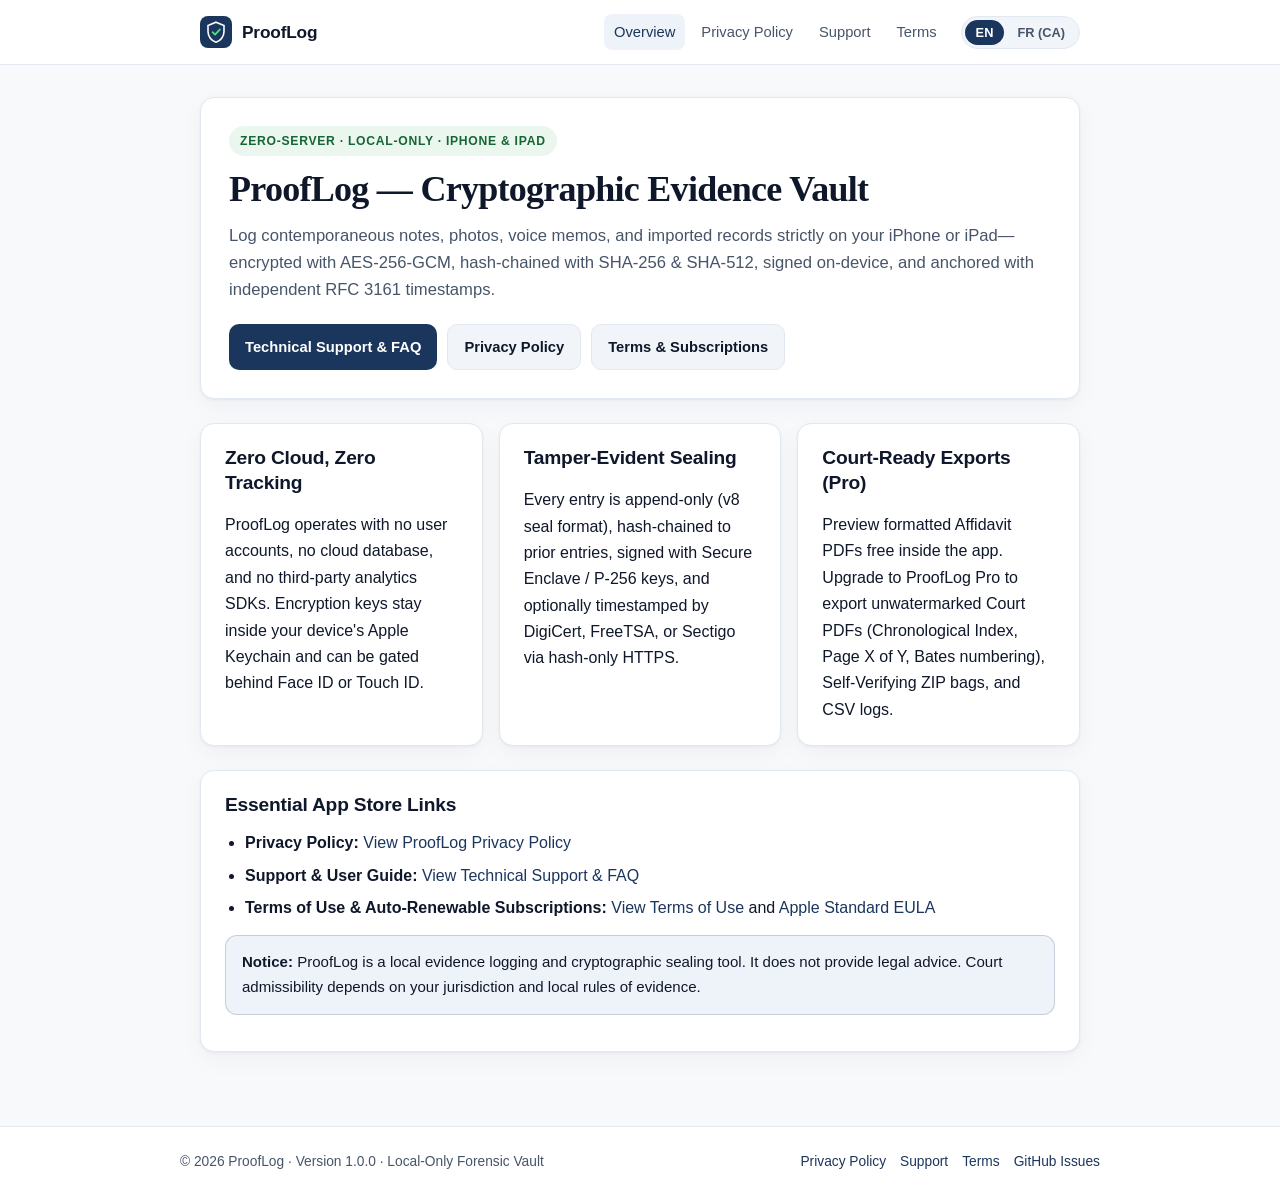
<file: index.html>
<!DOCTYPE html>
<html lang="en">
<head>
  <meta charset="utf-8">
  <meta name="viewport" content="width=device-width, initial-scale=1">
  <title>ProofLog — Local-Only Cryptographic Evidence Vault for iPhone &amp; iPad</title>
  <meta name="description" content="ProofLog is a zero-server forensic evidence journal for iPhone and iPad with AES-256-GCM encryption, RFC 3161 trusted timestamps, and court-ready PDF exports.">
  <link rel="stylesheet" href="./styles.css">
  <script>
    (function () {
      var params = new URLSearchParams(window.location.search);
      var q = params.get("lang");
      var saved = null;
      try { saved = localStorage.getItem("prooflog_doc_lang"); } catch (e) {}
      var mode = (q === "fr" || q === "en") ? q : (saved === "fr" ? "fr" : "en");
      document.documentElement.setAttribute("data-lang-mode", mode);
      document.documentElement.lang = (mode === "fr") ? "fr-CA" : "en";
    })();
  </script>
</head>
<body>
  <header class="site-header">
    <div class="header-inner">
      <a class="brand" href="./index.html">
        <svg class="brand-mark" viewBox="0 0 36 36" fill="none" aria-hidden="true">
          <rect width="36" height="36" rx="9" fill="#1B365D"/>
          <path d="M18 7L27 10.6V17.4C27 23.1 23.2 27.9 18 29.5C12.8 27.9 9 23.1 9 17.4V10.6L18 7Z" stroke="#FFFFFF" stroke-width="1.8"/>
          <path d="M14.2 18.2L16.9 20.9L22.2 15.2" stroke="#4ADE80" stroke-width="2.1" stroke-linecap="round" stroke-linejoin="round"/>
        </svg>
        <span>ProofLog</span>
      </a>

      <div class="header-right">
        <nav class="nav-links" aria-label="Primary">
          <a href="./index.html" aria-current="page">
            <span data-lang="en">Overview</span>
            <span data-lang="fr">Aperçu</span>
          </a>
          <a href="./privacy.html">
            <span data-lang="en">Privacy Policy</span>
            <span data-lang="fr">Confidentialité</span>
          </a>
          <a href="./support.html">
            <span data-lang="en">Support</span>
            <span data-lang="fr">Assistance</span>
          </a>
          <a href="./terms.html">
            <span data-lang="en">Terms</span>
            <span data-lang="fr">Conditions</span>
          </a>
        </nav>

        <div class="lang-toggle" role="group" aria-label="Language">
          <button type="button" class="lang-btn" id="btn-lang-en" onclick="setLang('en')">EN</button>
          <button type="button" class="lang-btn" id="btn-lang-fr" onclick="setLang('fr')">FR (CA)</button>
        </div>
      </div>
    </div>
  </header>

  <main class="page-main">
    <section class="hero-card">
      <div class="eyebrow">
        <span data-lang="en">Zero-Server · Local-Only · iPhone &amp; iPad</span>
        <span data-lang="fr">Zéro serveur · Local uniquement · iPhone et iPad</span>
      </div>

      <h1 data-lang="en">ProofLog — Cryptographic Evidence Vault</h1>
      <h1 data-lang="fr">ProofLog — Coffre-fort cryptographique de preuves</h1>

      <p class="lead" data-lang="en">
        Log contemporaneous notes, photos, voice memos, and imported records strictly on your iPhone or iPad—encrypted with AES-256-GCM, hash-chained with SHA-256 &amp; SHA-512, signed on-device, and anchored with independent RFC 3161 timestamps.
      </p>
      <p class="lead" data-lang="fr">
        Consignez vos notes contemporaines, photos, mémos vocaux et pièces importées exclusivement sur votre iPhone ou iPad — chiffrés avec AES-256-GCM, chaînés par hachage SHA-256 et SHA-512, signés sur l'appareil et ancrés par horodatage RFC 3161 indépendant.
      </p>

      <div class="cta-row">
        <a class="btn-primary" href="./support.html">
          <span data-lang="en">Technical Support &amp; FAQ</span>
          <span data-lang="fr">Soutien technique et FAQ</span>
        </a>
        <a class="btn-secondary" href="./privacy.html">
          <span data-lang="en">Privacy Policy</span>
          <span data-lang="fr">Politique de confidentialité</span>
        </a>
        <a class="btn-secondary" href="./terms.html">
          <span data-lang="en">Terms &amp; Subscriptions</span>
          <span data-lang="fr">Conditions et abonnements</span>
        </a>
      </div>
    </section>

    <div class="card-grid" data-lang="en">
      <article class="card">
        <h2>Zero Cloud, Zero Tracking</h2>
        <p>ProofLog operates with no user accounts, no cloud database, and no third-party analytics SDKs. Encryption keys stay inside your device's Apple Keychain and can be gated behind Face ID or Touch ID.</p>
      </article>
      <article class="card">
        <h2>Tamper-Evident Sealing</h2>
        <p>Every entry is append-only (v8 seal format), hash-chained to prior entries, signed with Secure Enclave / P-256 keys, and optionally timestamped by DigiCert, FreeTSA, or Sectigo via hash-only HTTPS.</p>
      </article>
      <article class="card">
        <h2>Court-Ready Exports (Pro)</h2>
        <p>Preview formatted Affidavit PDFs free inside the app. Upgrade to ProofLog Pro to export unwatermarked Court PDFs (Chronological Index, Page X of Y, Bates numbering), Self-Verifying ZIP bags, and CSV logs.</p>
      </article>
    </div>

    <div class="card-grid" data-lang="fr">
      <article class="card">
        <h2>Aucun nuage, aucun pistage</h2>
        <p>ProofLog fonctionne sans compte utilisateur, sans base de données infonuagique et sans SDK d'analyse tiers. Vos clés de chiffrement demeurent dans le Trousseau Apple et peuvent être protégées par Face ID ou Touch ID.</p>
      </article>
      <article class="card">
        <h2>Scellement inviolable</h2>
        <p>Chaque entrée est ajoutée en mode ajout uniquement (format v8), chaînée par hachage, signée avec Secure Enclave / P-256 et ancrée par DigiCert, FreeTSA ou Sectigo via des requêtes HTTPS ne transmettant que le condensat.</p>
      </article>
      <article class="card">
        <h2>Exports prêts pour la cour (Pro)</h2>
        <p>Prévisualisez gratuitement vos PDF de cour avec filigrane. Passez à ProofLog Pro pour exporter des PDF sans filigrane (index chronologique, Page X sur Y, numérotation Bates), des archives ZIP auto-vérifiables et des fichiers CSV.</p>
      </article>
    </div>

    <section class="doc-section" data-lang="en">
      <h2>Essential App Store Links</h2>
      <ul>
        <li><strong>Privacy Policy:</strong> <a href="./privacy.html">View ProofLog Privacy Policy</a></li>
        <li><strong>Support &amp; User Guide:</strong> <a href="./support.html">View Technical Support &amp; FAQ</a></li>
        <li><strong>Terms of Use &amp; Auto-Renewable Subscriptions:</strong> <a href="./terms.html">View Terms of Use</a> and <a href="https://www.apple.com/legal/internet-services/itunes/dev/stdeula/" target="_blank" rel="noopener">Apple Standard EULA</a></li>
      </ul>
      <div class="callout callout-navy">
        <strong>Notice:</strong> ProofLog is a local evidence logging and cryptographic sealing tool. It does not provide legal advice. Court admissibility depends on your jurisdiction and local rules of evidence.
      </div>
    </section>

    <section class="doc-section" data-lang="fr">
      <h2>Liens essentiels</h2>
      <ul>
        <li><strong>Politique de confidentialité :</strong> <a href="./privacy.html">Consulter la politique de confidentialité</a></li>
        <li><strong>Soutien technique et guide :</strong> <a href="./support.html">Consulter l'aide et la FAQ</a></li>
        <li><strong>Conditions d'utilisation et abonnements :</strong> <a href="./terms.html">Consulter les conditions</a> et le <a href="https://www.apple.com/legal/internet-services/itunes/dev/stdeula/" target="_blank" rel="noopener">CLUF standard d'Apple</a></li>
      </ul>
      <div class="callout callout-navy">
        <strong>Avis :</strong> ProofLog est un outil local de journalisation et de scellement cryptographique de preuves. Il ne fournit pas de conseils juridiques. La recevabilité devant un tribunal dépend de votre juridiction et des règles de preuve applicables.
      </div>
    </section>
  </main>

  <footer class="site-footer">
    <div class="footer-inner">
      <span>
        <span data-lang="en">&copy; 2026 ProofLog · Version 1.0.0 · Local-Only Forensic Vault</span>
        <span data-lang="fr">&copy; 2026 ProofLog · Version 1.0.0 · Coffre médico-légal local</span>
      </span>
      <div class="footer-links">
        <a href="./privacy.html">
          <span data-lang="en">Privacy Policy</span>
          <span data-lang="fr">Confidentialité</span>
        </a>
        <a href="./support.html">
          <span data-lang="en">Support</span>
          <span data-lang="fr">Assistance</span>
        </a>
        <a href="./terms.html">
          <span data-lang="en">Terms</span>
          <span data-lang="fr">Conditions</span>
        </a>
        <a href="https://github.com/zoomzou/prooflog/issues" target="_blank" rel="noopener">GitHub Issues</a>
      </div>
    </div>
  </footer>

  <script>
    function syncButtons(mode) {
      document.getElementById("btn-lang-en").classList.toggle("active", mode === "en");
      document.getElementById("btn-lang-fr").classList.toggle("active", mode === "fr");
    }
    function setLang(mode) {
      document.documentElement.setAttribute("data-lang-mode", mode);
      document.documentElement.lang = (mode === "fr") ? "fr-CA" : "en";
      try { localStorage.setItem("prooflog_doc_lang", mode); } catch (e) {}
      syncButtons(mode);
    }
    syncButtons(document.documentElement.getAttribute("data-lang-mode") || "en");
  </script>
</body>
</html>
</file>
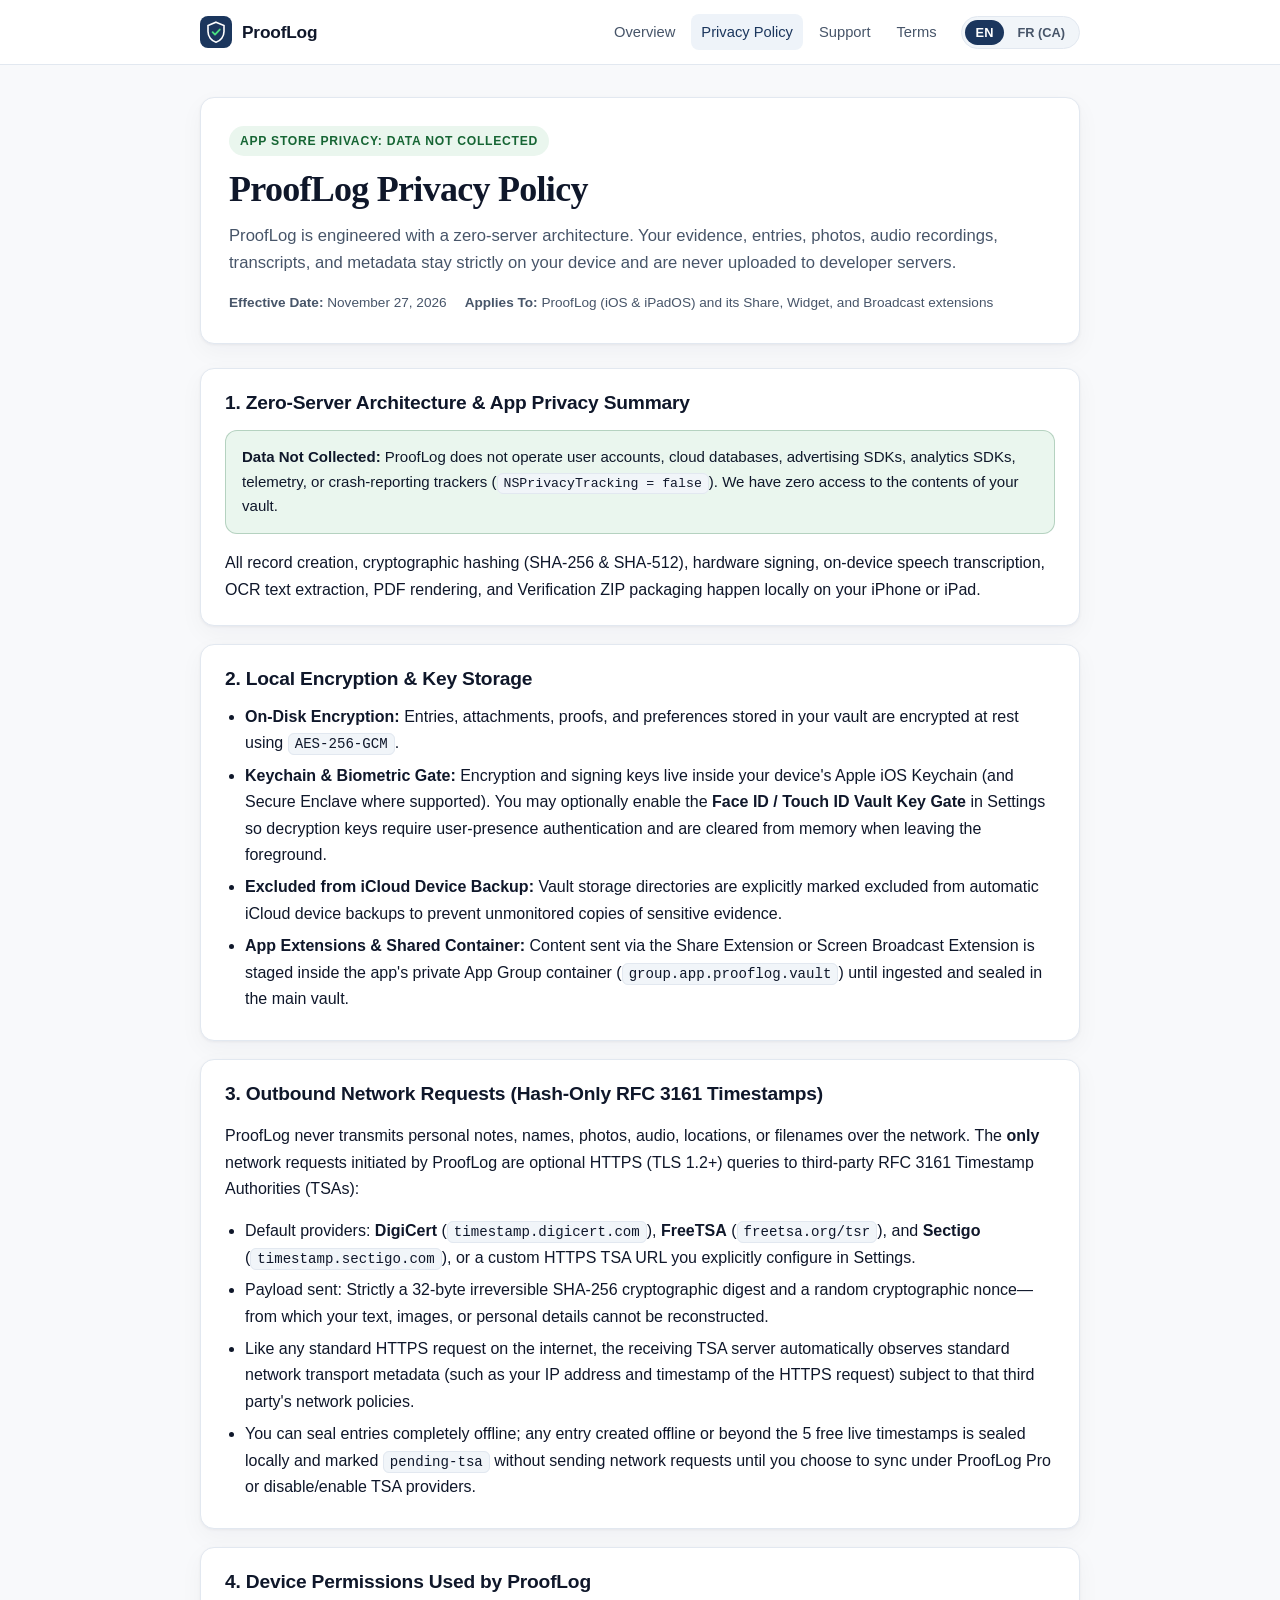
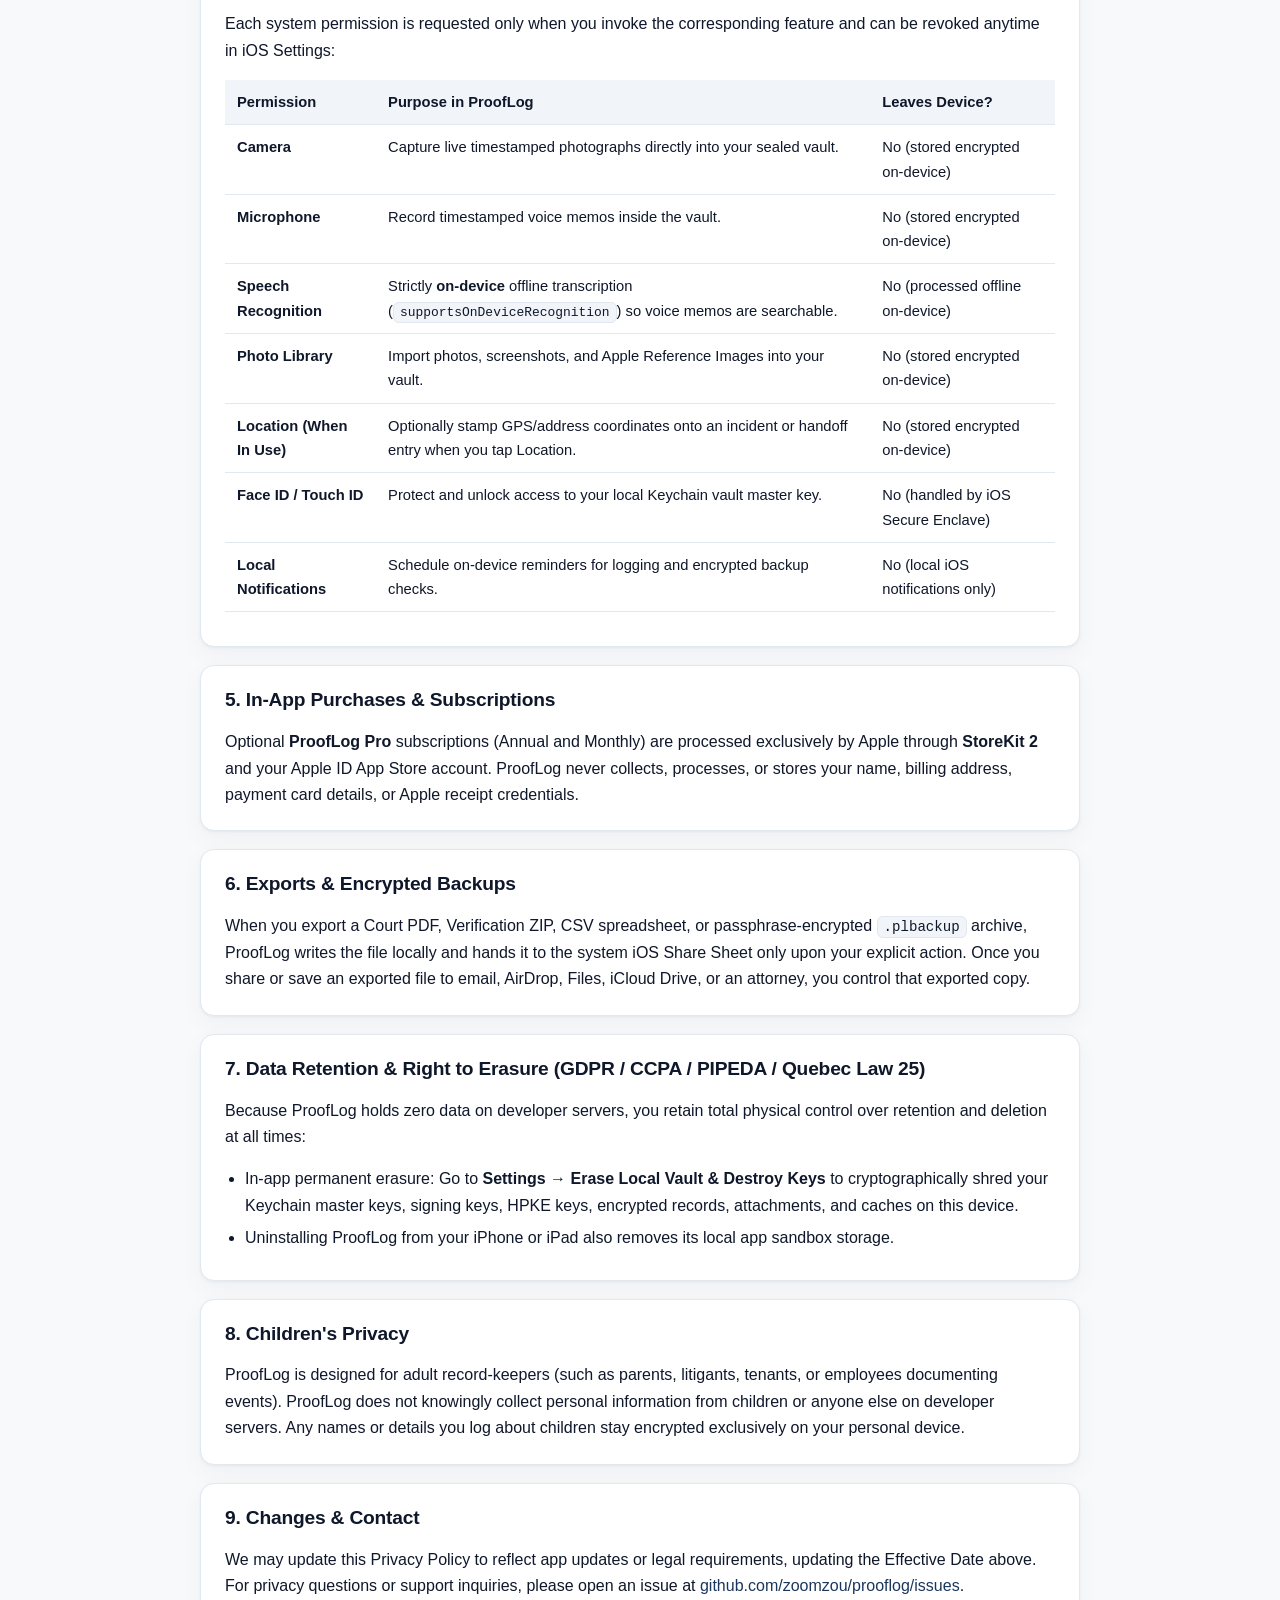
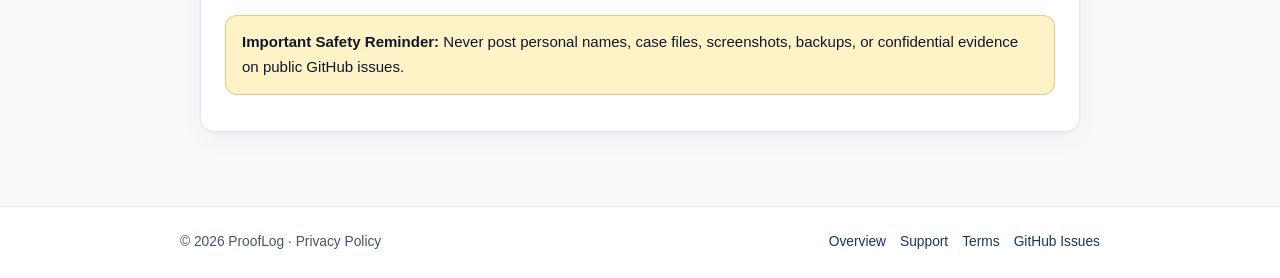
<file: privacy.html>
<!DOCTYPE html>
<html lang="en">
<head>
  <meta charset="utf-8">
  <meta name="viewport" content="width=device-width, initial-scale=1">
  <title>Privacy Policy — ProofLog</title>
  <meta name="description" content="ProofLog Privacy Policy: zero-server local-only evidence vault, AES-256-GCM encryption, hash-only RFC 3161 timestamps, no tracking or data collection.">
  <link rel="stylesheet" href="./styles.css">
  <script>
    (function () {
      var params = new URLSearchParams(window.location.search);
      var q = params.get("lang");
      var saved = null;
      try { saved = localStorage.getItem("prooflog_doc_lang"); } catch (e) {}
      var mode = (q === "fr" || q === "en") ? q : (saved === "fr" ? "fr" : "en");
      document.documentElement.setAttribute("data-lang-mode", mode);
      document.documentElement.lang = (mode === "fr") ? "fr-CA" : "en";
    })();
  </script>
</head>
<body>
  <header class="site-header">
    <div class="header-inner">
      <a class="brand" href="./index.html">
        <svg class="brand-mark" viewBox="0 0 36 36" fill="none" aria-hidden="true">
          <rect width="36" height="36" rx="9" fill="#1B365D"/>
          <path d="M18 7L27 10.6V17.4C27 23.1 23.2 27.9 18 29.5C12.8 27.9 9 23.1 9 17.4V10.6L18 7Z" stroke="#FFFFFF" stroke-width="1.8"/>
          <path d="M14.2 18.2L16.9 20.9L22.2 15.2" stroke="#4ADE80" stroke-width="2.1" stroke-linecap="round" stroke-linejoin="round"/>
        </svg>
        <span>ProofLog</span>
      </a>

      <div class="header-right">
        <nav class="nav-links" aria-label="Primary">
          <a href="./index.html">
            <span data-lang="en">Overview</span>
            <span data-lang="fr">Aperçu</span>
          </a>
          <a href="./privacy.html" aria-current="page">
            <span data-lang="en">Privacy Policy</span>
            <span data-lang="fr">Confidentialité</span>
          </a>
          <a href="./support.html">
            <span data-lang="en">Support</span>
            <span data-lang="fr">Assistance</span>
          </a>
          <a href="./terms.html">
            <span data-lang="en">Terms</span>
            <span data-lang="fr">Conditions</span>
          </a>
        </nav>

        <div class="lang-toggle" role="group" aria-label="Language">
          <button type="button" class="lang-btn" id="btn-lang-en" onclick="setLang('en')">EN</button>
          <button type="button" class="lang-btn" id="btn-lang-fr" onclick="setLang('fr')">FR (CA)</button>
        </div>
      </div>
    </div>
  </header>

  <main class="page-main">
    <section class="hero-card">
      <div class="eyebrow">
        <span data-lang="en">App Store Privacy: Data Not Collected</span>
        <span data-lang="fr">Confidentialité App Store : Aucune donnée collectée</span>
      </div>
      <h1 data-lang="en">ProofLog Privacy Policy</h1>
      <h1 data-lang="fr">Politique de confidentialité de ProofLog</h1>
      <p class="lead" data-lang="en">
        ProofLog is engineered with a zero-server architecture. Your evidence, entries, photos, audio recordings, transcripts, and metadata stay strictly on your device and are never uploaded to developer servers.
      </p>
      <p class="lead" data-lang="fr">
        ProofLog est conçu selon une architecture sans serveur. Vos preuves, entrées, photos, enregistrements audio, transcriptions et métadonnées demeurent exclusivement sur votre appareil et ne sont jamais téléversés vers des serveurs du développeur.
      </p>
      <div class="meta-row">
        <span data-lang="en"><strong>Effective Date:</strong> November 27, 2026</span>
        <span data-lang="fr"><strong>Date d'entrée en vigueur :</strong> 27 novembre 2026</span>
        <span data-lang="en"><strong>Applies To:</strong> ProofLog (iOS &amp; iPadOS) and its Share, Widget, and Broadcast extensions</span>
        <span data-lang="fr"><strong>Application :</strong> ProofLog (iOS et iPadOS) ainsi que ses extensions Partage, Widget et Diffusion</span>
      </div>
    </section>

    <!-- ENGLISH POLICY -->
    <div data-lang="en">
      <section class="doc-section">
        <h2>1. Zero-Server Architecture &amp; App Privacy Summary</h2>
        <div class="callout callout-green">
          <strong>Data Not Collected:</strong> ProofLog does not operate user accounts, cloud databases, advertising SDKs, analytics SDKs, telemetry, or crash-reporting trackers (<code>NSPrivacyTracking = false</code>). We have zero access to the contents of your vault.
        </div>
        <p>All record creation, cryptographic hashing (SHA-256 &amp; SHA-512), hardware signing, on-device speech transcription, OCR text extraction, PDF rendering, and Verification ZIP packaging happen locally on your iPhone or iPad.</p>
      </section>

      <section class="doc-section">
        <h2>2. Local Encryption &amp; Key Storage</h2>
        <ul>
          <li><strong>On-Disk Encryption:</strong> Entries, attachments, proofs, and preferences stored in your vault are encrypted at rest using <code>AES-256-GCM</code>.</li>
          <li><strong>Keychain &amp; Biometric Gate:</strong> Encryption and signing keys live inside your device's Apple iOS Keychain (and Secure Enclave where supported). You may optionally enable the <strong>Face ID / Touch ID Vault Key Gate</strong> in Settings so decryption keys require user-presence authentication and are cleared from memory when leaving the foreground.</li>
          <li><strong>Excluded from iCloud Device Backup:</strong> Vault storage directories are explicitly marked excluded from automatic iCloud device backups to prevent unmonitored copies of sensitive evidence.</li>
          <li><strong>App Extensions &amp; Shared Container:</strong> Content sent via the Share Extension or Screen Broadcast Extension is staged inside the app's private App Group container (<code>group.app.prooflog.vault</code>) until ingested and sealed in the main vault.</li>
        </ul>
      </section>

      <section class="doc-section">
        <h2>3. Outbound Network Requests (Hash-Only RFC 3161 Timestamps)</h2>
        <p>ProofLog never transmits personal notes, names, photos, audio, locations, or filenames over the network. The <strong>only</strong> network requests initiated by ProofLog are optional HTTPS (TLS 1.2+) queries to third-party RFC 3161 Timestamp Authorities (TSAs):</p>
        <ul>
          <li>Default providers: <strong>DigiCert</strong> (<code>timestamp.digicert.com</code>), <strong>FreeTSA</strong> (<code>freetsa.org/tsr</code>), and <strong>Sectigo</strong> (<code>timestamp.sectigo.com</code>), or a custom HTTPS TSA URL you explicitly configure in Settings.</li>
          <li>Payload sent: Strictly a 32-byte irreversible SHA-256 cryptographic digest and a random cryptographic nonce—from which your text, images, or personal details cannot be reconstructed.</li>
          <li>Like any standard HTTPS request on the internet, the receiving TSA server automatically observes standard network transport metadata (such as your IP address and timestamp of the HTTPS request) subject to that third party's network policies.</li>
          <li>You can seal entries completely offline; any entry created offline or beyond the 5 free live timestamps is sealed locally and marked <code>pending-tsa</code> without sending network requests until you choose to sync under ProofLog Pro or disable/enable TSA providers.</li>
        </ul>
      </section>

      <section class="doc-section">
        <h2>4. Device Permissions Used by ProofLog</h2>
        <p>Each system permission is requested only when you invoke the corresponding feature and can be revoked anytime in iOS Settings:</p>
        <div class="table-wrap">
          <table>
            <thead>
              <tr>
                <th>Permission</th>
                <th>Purpose in ProofLog</th>
                <th>Leaves Device?</th>
              </tr>
            </thead>
            <tbody>
              <tr>
                <td><strong>Camera</strong></td>
                <td>Capture live timestamped photographs directly into your sealed vault.</td>
                <td>No (stored encrypted on-device)</td>
              </tr>
              <tr>
                <td><strong>Microphone</strong></td>
                <td>Record timestamped voice memos inside the vault.</td>
                <td>No (stored encrypted on-device)</td>
              </tr>
              <tr>
                <td><strong>Speech Recognition</strong></td>
                <td>Strictly <strong>on-device</strong> offline transcription (<code>supportsOnDeviceRecognition</code>) so voice memos are searchable.</td>
                <td>No (processed offline on-device)</td>
              </tr>
              <tr>
                <td><strong>Photo Library</strong></td>
                <td>Import photos, screenshots, and Apple Reference Images into your vault.</td>
                <td>No (stored encrypted on-device)</td>
              </tr>
              <tr>
                <td><strong>Location (When In Use)</strong></td>
                <td>Optionally stamp GPS/address coordinates onto an incident or handoff entry when you tap Location.</td>
                <td>No (stored encrypted on-device)</td>
              </tr>
              <tr>
                <td><strong>Face ID / Touch ID</strong></td>
                <td>Protect and unlock access to your local Keychain vault master key.</td>
                <td>No (handled by iOS Secure Enclave)</td>
              </tr>
              <tr>
                <td><strong>Local Notifications</strong></td>
                <td>Schedule on-device reminders for logging and encrypted backup checks.</td>
                <td>No (local iOS notifications only)</td>
              </tr>
            </tbody>
          </table>
        </div>
      </section>

      <section class="doc-section">
        <h2>5. In-App Purchases &amp; Subscriptions</h2>
        <p>Optional <strong>ProofLog Pro</strong> subscriptions (Annual and Monthly) are processed exclusively by Apple through <strong>StoreKit 2</strong> and your Apple ID App Store account. ProofLog never collects, processes, or stores your name, billing address, payment card details, or Apple receipt credentials.</p>
      </section>

      <section class="doc-section">
        <h2>6. Exports &amp; Encrypted Backups</h2>
        <p>When you export a Court PDF, Verification ZIP, CSV spreadsheet, or passphrase-encrypted <code>.plbackup</code> archive, ProofLog writes the file locally and hands it to the system iOS Share Sheet only upon your explicit action. Once you share or save an exported file to email, AirDrop, Files, iCloud Drive, or an attorney, you control that exported copy.</p>
      </section>

      <section class="doc-section">
        <h2>7. Data Retention &amp; Right to Erasure (GDPR / CCPA / PIPEDA / Quebec Law 25)</h2>
        <p>Because ProofLog holds zero data on developer servers, you retain total physical control over retention and deletion at all times:</p>
        <ul>
          <li>In-app permanent erasure: Go to <strong>Settings &rarr; Erase Local Vault &amp; Destroy Keys</strong> to cryptographically shred your Keychain master keys, signing keys, HPKE keys, encrypted records, attachments, and caches on this device.</li>
          <li>Uninstalling ProofLog from your iPhone or iPad also removes its local app sandbox storage.</li>
        </ul>
      </section>

      <section class="doc-section">
        <h2>8. Children's Privacy</h2>
        <p>ProofLog is designed for adult record-keepers (such as parents, litigants, tenants, or employees documenting events). ProofLog does not knowingly collect personal information from children or anyone else on developer servers. Any names or details you log about children stay encrypted exclusively on your personal device.</p>
      </section>

      <section class="doc-section">
        <h2>9. Changes &amp; Contact</h2>
        <p>We may update this Privacy Policy to reflect app updates or legal requirements, updating the Effective Date above. For privacy questions or support inquiries, please open an issue at <a href="https://github.com/zoomzou/prooflog/issues" target="_blank" rel="noopener">github.com/zoomzou/prooflog/issues</a>.</p>
        <div class="callout callout-amber">
          <strong>Important Safety Reminder:</strong> Never post personal names, case files, screenshots, backups, or confidential evidence on public GitHub issues.
        </div>
      </section>
    </div>

    <!-- FRENCH (CANADA) POLICY -->
    <div data-lang="fr">
      <section class="doc-section">
        <h2>1. Architecture sans serveur et résumé App Store</h2>
        <div class="callout callout-green">
          <strong>Aucune donnée collectée :</strong> ProofLog ne comporte aucun compte utilisateur, aucune base de données infonuagique et aucun SDK de publicité, d'analyse ou de suivi (<code>NSPrivacyTracking = false</code>). Le développeur n'a aucun accès au contenu de votre coffre.
        </div>
        <p>La création des entrées, le hachage cryptographique (SHA-256 et SHA-512), la signature matérielle, la transcription vocale sur l'appareil, la reconnaissance optique de caractères (OCR), la génération des PDF et la création des archives ZIP de vérification s'effectuent entièrement en local sur votre iPhone ou iPad.</p>
      </section>

      <section class="doc-section">
        <h2>2. Chiffrement local et protection des clés</h2>
        <ul>
          <li><strong>Chiffrement sur disque :</strong> Toutes les entrées, pièces jointes, preuves cryptographiques et préférences sont chiffrées au repos avec <code>AES-256-GCM</code>.</li>
          <li><strong>Trousseau Apple et protection biométrique :</strong> Les clés de chiffrement et de signature sont conservées dans le Trousseau iOS (et Secure Enclave lorsque pris en charge). Vous pouvez activer la protection par <strong>Face ID / Touch ID</strong> dans les Réglages afin d'effacer la clé de la mémoire dès que l'app quitte l'avant-plan.</li>
          <li><strong>Exclusion de la sauvegarde iCloud :</strong> Le répertoire du coffre est marqué comme exclu des sauvegardes automatiques iCloud de l'appareil.</li>
          <li><strong>Extensions d'application :</strong> Les éléments envoyés via l'extension de partage ou d'enregistrement d'écran transitent par le conteneur privé App Group (<code>group.app.prooflog.vault</code>) avant d'être chiffrés et scellés dans le coffre.</li>
        </ul>
      </section>

      <section class="doc-section">
        <h2>3. Requêtes réseau sortantes (Horodatage RFC 3161 par hachage uniquement)</h2>
        <p>ProofLog ne transmet jamais vos notes, noms, photos, enregistrements audio, coordonnées ou noms de fichiers sur Internet. Les <strong>seules</strong> requêtes réseau effectuées par l'app sont des requêtes HTTPS (TLS 1.2+) vers des autorités d'horodatage RFC 3161 (TSA) :</p>
        <ul>
          <li>Autorités par défaut : <strong>DigiCert</strong> (<code>timestamp.digicert.com</code>), <strong>FreeTSA</strong> (<code>freetsa.org/tsr</code>) et <strong>Sectigo</strong> (<code>timestamp.sectigo.com</code>), ou une URL TSA HTTPS personnalisée configurée par vous dans les Réglages.</li>
          <li>Contenu transmis : Uniquement un condensat SHA-256 irréversible de 32 octets et un nonce aléatoire — impossibles à convertir en texte ou média d'origine.</li>
          <li>Comme pour toute connexion HTTPS standard, le serveur de l'autorité TSA reçoit les métadonnées réseau de base (comme votre adresse IP et l'heure de la requête) selon sa propre politique.</li>
          <li>Vous pouvez enregistrer des preuves hors ligne en tout temps : elles sont scellées localement avec le statut <code>pending-tsa</code> sans envoi réseau.</li>
        </ul>
      </section>

      <section class="doc-section">
        <h2>4. Autorisations système utilisées</h2>
        <p>Chaque autorisation n'est demandée qu'au moment où vous utilisez la fonction correspondante et reste révocable dans les Réglages iOS :</p>
        <div class="table-wrap">
          <table>
            <thead>
              <tr>
                <th>Autorisation</th>
                <th>Utilisation dans ProofLog</th>
                <th>Quitte l'appareil?</th>
              </tr>
            </thead>
            <tbody>
              <tr>
                <td><strong>Appareil photo</strong></td>
                <td>Prendre des photos horodatées en direct directement dans votre coffre scellé.</td>
                <td>Non (stockées chiffrées localement)</td>
              </tr>
              <tr>
                <td><strong>Microphone</strong></td>
                <td>Enregistrer des mémos vocaux horodatés dans le coffre.</td>
                <td>Non (stockés chiffrés localement)</td>
              </tr>
              <tr>
                <td><strong>Reconnaissance vocale</strong></td>
                <td>Transcription hors ligne strictement <strong>sur l'appareil</strong> pour permettre la recherche dans vos mémos vocaux.</td>
                <td>Non (traitement local hors ligne)</td>
              </tr>
              <tr>
                <td><strong>Photothèque</strong></td>
                <td>Importer des photos, captures d'écran et Apple Reference Images.</td>
                <td>Non (stockées chiffrées localement)</td>
              </tr>
              <tr>
                <td><strong>Localisation (Lors de l'utilisation)</strong></td>
                <td>Ajouter de façon facultative votre position lorsqu'un incident est consigné.</td>
                <td>Non (stockée chiffrée localement)</td>
              </tr>
              <tr>
                <td><strong>Face ID / Touch ID</strong></td>
                <td>Protéger l'accès à votre clé maîtresse locale dans le Trousseau.</td>
                <td>Non (géré par Secure Enclave iOS)</td>
              </tr>
              <tr>
                <td><strong>Notifications locales</strong></td>
                <td>Rappels locaux de consignation et de sauvegarde chiffrée.</td>
                <td>Non (notifications locales iOS)</td>
              </tr>
            </tbody>
          </table>
        </div>
      </section>

      <section class="doc-section">
        <h2>5. Achats intégrés et abonnements</h2>
        <p>Les abonnements optionnels <strong>ProofLog Pro</strong> (Annuel et Mensuel) sont traités exclusivement par Apple via <strong>StoreKit 2</strong>. ProofLog ne reçoit ni vos informations de paiement, ni votre adresse de facturation, ni vos identifiants Apple.</p>
      </section>

      <section class="doc-section">
        <h2>6. Exports et sauvegardes chiffrées</h2>
        <p>Les PDF de cour, archives ZIP de vérification, fichiers CSV et sauvegardes chiffrées <code>.plbackup</code> sont générés localement et partagés uniquement lorsque vous utilisez la feuille de partage iOS. Vous demeurez maître des copies que vous choisissez de transmettre ou de sauvegarder hors de l'appareil.</p>
      </section>

      <section class="doc-section">
        <h2>7. Conservation des données et droit à l'effacement (Loi 25 du Québec / LPRPDE / RGPD / CCPA)</h2>
        <p>Puisqu'aucune donnée n'est stockée sur nos serveurs, vous contrôlez entièrement la conservation et la suppression :</p>
        <ul>
          <li>Effacement cryptographique intégré : Ouvrez <strong>Réglages &rarr; Effacer le coffre local et détruire les clés</strong> pour détruire définitivement vos clés du Trousseau, entrées, pièces jointes et caches sur cet appareil.</li>
          <li>La désinstallation de l'app supprime également l'espace de stockage local de l'application.</li>
        </ul>
      </section>

      <section class="doc-section">
        <h2>8. Protection des renseignements des enfants</h2>
        <p>ProofLog est destiné à des utilisateurs adultes tenant un journal personnel de preuves. Nous ne recueillons aucun renseignement personnel sur nos serveurs. Toute note mentionnant un enfant demeure chiffrée uniquement sur votre propre appareil.</p>
      </section>

      <section class="doc-section">
        <h2>9. Modifications et contact</h2>
        <p>Cette politique peut être mise à jour avec une nouvelle date d'entrée en vigueur. Pour toute question relative à la confidentialité, ouvrez un billet sur <a href="https://github.com/zoomzou/prooflog/issues" target="_blank" rel="noopener">github.com/zoomzou/prooflog/issues</a>.</p>
        <div class="callout callout-amber">
          <strong>Avertissement important :</strong> Ne publiez jamais de noms personnels, captures d'écran, dossiers judiciaires ou preuves confidentielles dans un billet public sur GitHub.
        </div>
      </section>
    </div>
  </main>

  <footer class="site-footer">
    <div class="footer-inner">
      <span>
        <span data-lang="en">&copy; 2026 ProofLog · Privacy Policy</span>
        <span data-lang="fr">&copy; 2026 ProofLog · Politique de confidentialité</span>
      </span>
      <div class="footer-links">
        <a href="./index.html">
          <span data-lang="en">Overview</span>
          <span data-lang="fr">Aperçu</span>
        </a>
        <a href="./support.html">
          <span data-lang="en">Support</span>
          <span data-lang="fr">Assistance</span>
        </a>
        <a href="./terms.html">
          <span data-lang="en">Terms</span>
          <span data-lang="fr">Conditions</span>
        </a>
        <a href="https://github.com/zoomzou/prooflog/issues" target="_blank" rel="noopener">GitHub Issues</a>
      </div>
    </div>
  </footer>

  <script>
    function syncButtons(mode) {
      document.getElementById("btn-lang-en").classList.toggle("active", mode === "en");
      document.getElementById("btn-lang-fr").classList.toggle("active", mode === "fr");
    }
    function setLang(mode) {
      document.documentElement.setAttribute("data-lang-mode", mode);
      document.documentElement.lang = (mode === "fr") ? "fr-CA" : "en";
      try { localStorage.setItem("prooflog_doc_lang", mode); } catch (e) {}
      syncButtons(mode);
    }
    syncButtons(document.documentElement.getAttribute("data-lang-mode") || "en");
  </script>
</body>
</html>
</file>
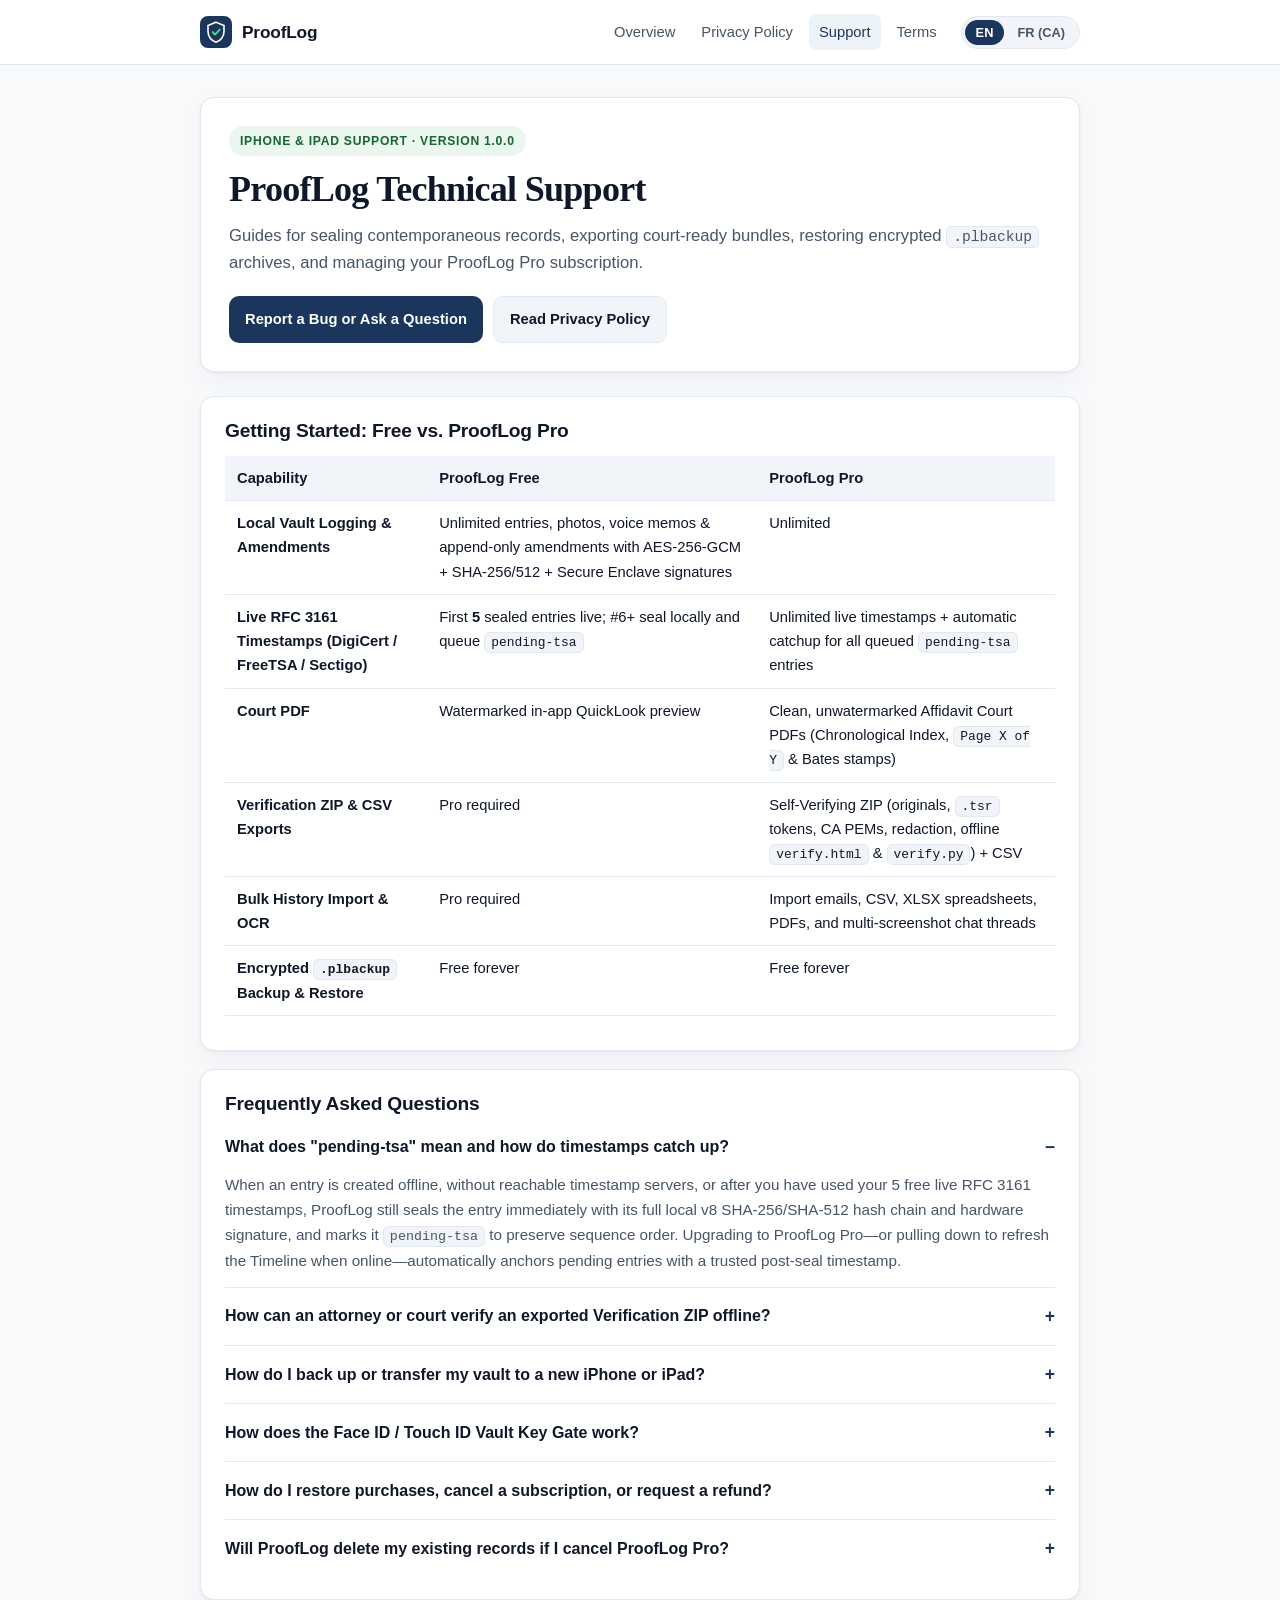
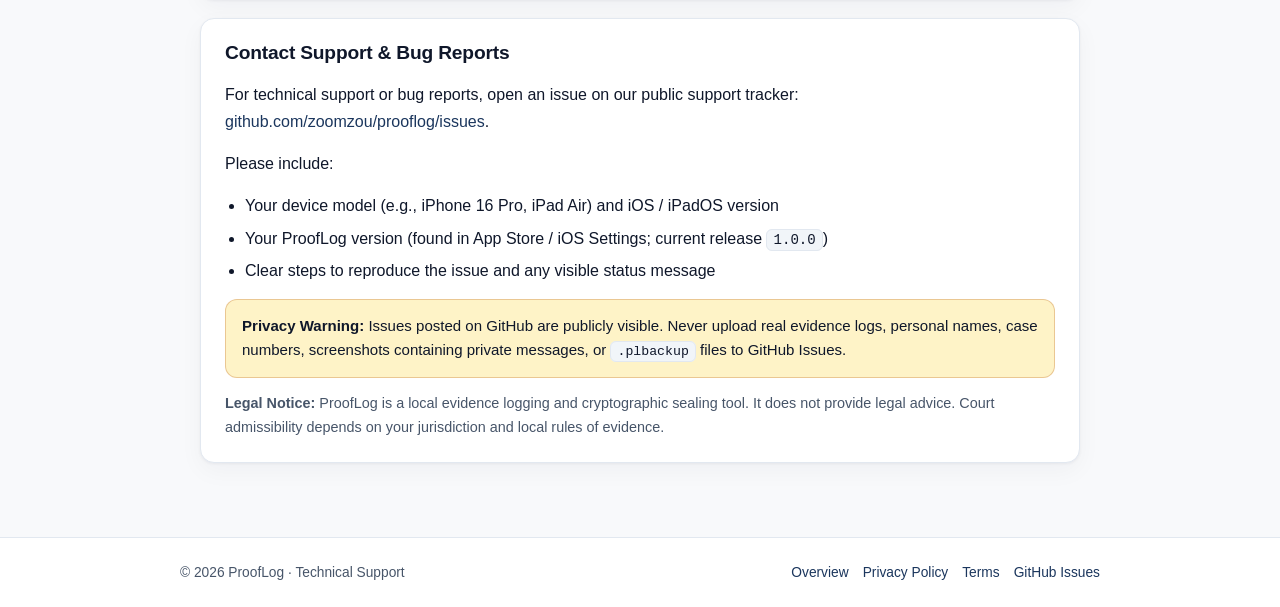
<file: support.html>
<!DOCTYPE html>
<html lang="en">
<head>
  <meta charset="utf-8">
  <meta name="viewport" content="width=device-width, initial-scale=1">
  <title>Technical Support &amp; FAQ — ProofLog</title>
  <meta name="description" content="ProofLog Support, FAQ, encrypted .plbackup recovery instructions, offline ZIP verification guide, and ProofLog Pro subscription management.">
  <link rel="stylesheet" href="./styles.css">
  <script>
    (function () {
      var params = new URLSearchParams(window.location.search);
      var q = params.get("lang");
      var saved = null;
      try { saved = localStorage.getItem("prooflog_doc_lang"); } catch (e) {}
      var mode = (q === "fr" || q === "en") ? q : (saved === "fr" ? "fr" : "en");
      document.documentElement.setAttribute("data-lang-mode", mode);
      document.documentElement.lang = (mode === "fr") ? "fr-CA" : "en";
    })();
  </script>
</head>
<body>
  <header class="site-header">
    <div class="header-inner">
      <a class="brand" href="./index.html">
        <svg class="brand-mark" viewBox="0 0 36 36" fill="none" aria-hidden="true">
          <rect width="36" height="36" rx="9" fill="#1B365D"/>
          <path d="M18 7L27 10.6V17.4C27 23.1 23.2 27.9 18 29.5C12.8 27.9 9 23.1 9 17.4V10.6L18 7Z" stroke="#FFFFFF" stroke-width="1.8"/>
          <path d="M14.2 18.2L16.9 20.9L22.2 15.2" stroke="#4ADE80" stroke-width="2.1" stroke-linecap="round" stroke-linejoin="round"/>
        </svg>
        <span>ProofLog</span>
      </a>

      <div class="header-right">
        <nav class="nav-links" aria-label="Primary">
          <a href="./index.html">
            <span data-lang="en">Overview</span>
            <span data-lang="fr">Aperçu</span>
          </a>
          <a href="./privacy.html">
            <span data-lang="en">Privacy Policy</span>
            <span data-lang="fr">Confidentialité</span>
          </a>
          <a href="./support.html" aria-current="page">
            <span data-lang="en">Support</span>
            <span data-lang="fr">Assistance</span>
          </a>
          <a href="./terms.html">
            <span data-lang="en">Terms</span>
            <span data-lang="fr">Conditions</span>
          </a>
        </nav>

        <div class="lang-toggle" role="group" aria-label="Language">
          <button type="button" class="lang-btn" id="btn-lang-en" onclick="setLang('en')">EN</button>
          <button type="button" class="lang-btn" id="btn-lang-fr" onclick="setLang('fr')">FR (CA)</button>
        </div>
      </div>
    </div>
  </header>

  <main class="page-main">
    <section class="hero-card">
      <div class="eyebrow">
        <span data-lang="en">iPhone &amp; iPad Support · Version 1.0.0</span>
        <span data-lang="fr">Soutien iPhone et iPad · Version 1.0.0</span>
      </div>
      <h1 data-lang="en">ProofLog Technical Support</h1>
      <h1 data-lang="fr">Soutien technique ProofLog</h1>
      <p class="lead" data-lang="en">
        Guides for sealing contemporaneous records, exporting court-ready bundles, restoring encrypted <code>.plbackup</code> archives, and managing your ProofLog Pro subscription.
      </p>
      <p class="lead" data-lang="fr">
        Guides pour sceller vos entrées contemporaines, exporter des dossiers prêts pour la cour, restaurer vos archives chiffrées <code>.plbackup</code> et gérer votre abonnement ProofLog Pro.
      </p>
      <div class="cta-row">
        <a class="btn-primary" href="https://github.com/zoomzou/prooflog/issues" target="_blank" rel="noopener">
          <span data-lang="en">Report a Bug or Ask a Question</span>
          <span data-lang="fr">Signaler un bogue ou poser une question</span>
        </a>
        <a class="btn-secondary" href="./privacy.html">
          <span data-lang="en">Read Privacy Policy</span>
          <span data-lang="fr">Lire la politique de confidentialité</span>
        </a>
      </div>
    </section>

    <!-- ENGLISH SUPPORT -->
    <div data-lang="en">
      <section class="doc-section">
        <h2>Getting Started: Free vs. ProofLog Pro</h2>
        <div class="table-wrap">
          <table>
            <thead>
              <tr>
                <th>Capability</th>
                <th>ProofLog Free</th>
                <th>ProofLog Pro</th>
              </tr>
            </thead>
            <tbody>
              <tr>
                <td><strong>Local Vault Logging &amp; Amendments</strong></td>
                <td>Unlimited entries, photos, voice memos &amp; append-only amendments with AES-256-GCM + SHA-256/512 + Secure Enclave signatures</td>
                <td>Unlimited</td>
              </tr>
              <tr>
                <td><strong>Live RFC 3161 Timestamps (DigiCert / FreeTSA / Sectigo)</strong></td>
                <td>First <strong>5</strong> sealed entries live; #6+ seal locally and queue <code>pending-tsa</code></td>
                <td>Unlimited live timestamps + automatic catchup for all queued <code>pending-tsa</code> entries</td>
              </tr>
              <tr>
                <td><strong>Court PDF</strong></td>
                <td>Watermarked in-app QuickLook preview</td>
                <td>Clean, unwatermarked Affidavit Court PDFs (Chronological Index, <code>Page X of Y</code> &amp; Bates stamps)</td>
              </tr>
              <tr>
                <td><strong>Verification ZIP &amp; CSV Exports</strong></td>
                <td>Pro required</td>
                <td>Self-Verifying ZIP (originals, <code>.tsr</code> tokens, CA PEMs, redaction, offline <code>verify.html</code> &amp; <code>verify.py</code>) + CSV</td>
              </tr>
              <tr>
                <td><strong>Bulk History Import &amp; OCR</strong></td>
                <td>Pro required</td>
                <td>Import emails, CSV, XLSX spreadsheets, PDFs, and multi-screenshot chat threads</td>
              </tr>
              <tr>
                <td><strong>Encrypted <code>.plbackup</code> Backup &amp; Restore</strong></td>
                <td>Free forever</td>
                <td>Free forever</td>
              </tr>
            </tbody>
          </table>
        </div>
      </section>

      <section class="doc-section">
        <h2>Frequently Asked Questions</h2>

        <details class="faq-item" open>
          <summary>What does "pending-tsa" mean and how do timestamps catch up?</summary>
          <div class="faq-body">
            When an entry is created offline, without reachable timestamp servers, or after you have used your 5 free live RFC 3161 timestamps, ProofLog still seals the entry immediately with its full local v8 SHA-256/SHA-512 hash chain and hardware signature, and marks it <code>pending-tsa</code> to preserve sequence order. Upgrading to ProofLog Pro—or pulling down to refresh the Timeline when online—automatically anchors pending entries with a trusted post-seal timestamp.
          </div>
        </details>

        <details class="faq-item">
          <summary>How can an attorney or court verify an exported Verification ZIP offline?</summary>
          <div class="faq-body">
            Every exported Verification ZIP is completely self-contained. Unzip the folder on macOS, Windows, or Linux and open the included <code>verify.html</code> in any modern web browser, or run <code>python3 verify.py</code> from Terminal. Both tools re-compute every SHA-256/SHA-512 hash, check chain continuity, verify hardware signatures, and inspect the bundled RFC 3161 <code>.tsr</code> tokens and CA PEM certificates without requiring the ProofLog app or an internet connection.
          </div>
        </details>

        <details class="faq-item">
          <summary>How do I back up or transfer my vault to a new iPhone or iPad?</summary>
          <div class="faq-body">
            ProofLog does not sync evidence to any cloud server or iCloud Device Backup. To move or back up your vault, go to <strong>Settings &rarr; Open Encrypted Backup &amp; Restore</strong>, choose a strong passphrase, and save the exported <code>.plbackup</code> file to a secure location (such as Files, an encrypted USB drive, or your personal cloud drive). On your new device, open ProofLog &rarr; <strong>Settings &rarr; Open Encrypted Backup &amp; Restore</strong> (or tap <strong>Restore Encrypted .plbackup</strong> during onboarding) and enter your passphrase.
            <br><br>
            <strong>Important:</strong> Because ProofLog has zero access to your passphrase or keys, a forgotten <code>.plbackup</code> passphrase cannot be reset or recovered.
          </div>
        </details>

        <details class="faq-item">
          <summary>How does the Face ID / Touch ID Vault Key Gate work?</summary>
          <div class="faq-body">
            When <strong>Gate Vault Key with Face ID / Touch ID</strong> is enabled in Settings, ProofLog locks your local Keychain AES-256 master key behind iOS user-presence authentication and clears the key from memory whenever the app leaves the foreground (also displaying a privacy curtain in the App Switcher). You can also enable the <strong>Discreet Home Screen Icon</strong> in Settings to switch the app icon to a neutral notepad badge.
          </div>
        </details>

        <details class="faq-item">
          <summary>How do I restore purchases, cancel a subscription, or request a refund?</summary>
          <div class="faq-body">
            <ul>
              <li><strong>Restore Purchases:</strong> Open ProofLog &rarr; <strong>Settings</strong> (or the Upgrade sheet) &rarr; tap <strong>Restore Purchases</strong> using the same Apple ID.</li>
              <li><strong>Manage or Cancel:</strong> Tap <strong>Settings &rarr; Manage Subscription</strong> inside ProofLog, or open iOS <strong>Settings &rarr; [Your Name] &rarr; Subscriptions</strong>. Cancel at least 24 hours before the renewal date to avoid the next billing cycle.</li>
              <li><strong>Refunds:</strong> All App Store billing and refunds are handled directly by Apple at <a href="https://reportaproblem.apple.com" target="_blank" rel="noopener">reportaproblem.apple.com</a>.</li>
            </ul>
          </div>
        </details>

        <details class="faq-item">
          <summary>Will ProofLog delete my existing records if I cancel ProofLog Pro?</summary>
          <div class="faq-body">
            No. You keep full local access to every sealed entry, photo, voice memo, watermarked PDF preview, and free encrypted <code>.plbackup</code> backup forever. Canceling Pro only disables new Pro exports, bulk imports, and additional live RFC 3161 timestamps beyond the free allowance.
          </div>
        </details>
      </section>

      <section class="doc-section">
        <h2>Contact Support &amp; Bug Reports</h2>
        <p>For technical support or bug reports, open an issue on our public support tracker: <a href="https://github.com/zoomzou/prooflog/issues" target="_blank" rel="noopener">github.com/zoomzou/prooflog/issues</a>.</p>
        <p>Please include:</p>
        <ul>
          <li>Your device model (e.g., iPhone 16 Pro, iPad Air) and iOS / iPadOS version</li>
          <li>Your ProofLog version (found in App Store / iOS Settings; current release <code>1.0.0</code>)</li>
          <li>Clear steps to reproduce the issue and any visible status message</li>
        </ul>
        <div class="callout callout-amber">
          <strong>Privacy Warning:</strong> Issues posted on GitHub are publicly visible. Never upload real evidence logs, personal names, case numbers, screenshots containing private messages, or <code>.plbackup</code> files to GitHub Issues.
        </div>
        <p class="lead" style="font-size:0.9rem;margin-top:14px;">
          <strong>Legal Notice:</strong> ProofLog is a local evidence logging and cryptographic sealing tool. It does not provide legal advice. Court admissibility depends on your jurisdiction and local rules of evidence.
        </p>
      </section>
    </div>

    <!-- FRENCH (CANADA) SUPPORT -->
    <div data-lang="fr">
      <section class="doc-section">
        <h2>Bien démarrer : Gratuit vs ProofLog Pro</h2>
        <div class="table-wrap">
          <table>
            <thead>
              <tr>
                <th>Fonctionnalité</th>
                <th>ProofLog Gratuit</th>
                <th>ProofLog Pro</th>
              </tr>
            </thead>
            <tbody>
              <tr>
                <td><strong>Consignation locale et modifications</strong></td>
                <td>Entrées illimitées, photos, mémos vocaux et modifications en ajout uniquement avec AES-256-GCM + SHA-256/512 + signature Secure Enclave</td>
                <td>Illimité</td>
              </tr>
              <tr>
                <td><strong>Horodatages RFC 3161 en direct (DigiCert / FreeTSA / Sectigo)</strong></td>
                <td><strong>5</strong> premières entrées scellées en direct; à partir de la 6e, scellement local en file <code>pending-tsa</code></td>
                <td>Horodatages illimités + rattrapage automatique des entrées <code>pending-tsa</code></td>
              </tr>
              <tr>
                <td><strong>PDF de cour</strong></td>
                <td>Aperçu gratuit dans l'app avec filigrane</td>
                <td>PDF d'affidavit sans filigrane (index chronologique, <code>Page X sur Y</code> et numérotation Bates)</td>
              </tr>
              <tr>
                <td><strong>Exports ZIP de vérification et CSV</strong></td>
                <td>Pro requis</td>
                <td>Archive ZIP auto-vérifiable (originaux, jetons <code>.tsr</code>, certificats PEM, caviardage, <code>verify.html</code> et <code>verify.py</code> hors ligne) + CSV</td>
              </tr>
              <tr>
                <td><strong>Importation en lot et OCR</strong></td>
                <td>Pro requis</td>
                <td>Courriels, CSV, tableurs XLSX, PDF et captures d'écran de conversations</td>
              </tr>
              <tr>
                <td><strong>Sauvegarde et restauration chiffrées <code>.plbackup</code></strong></td>
                <td>Gratuit pour toujours</td>
                <td>Gratuit pour toujours</td>
              </tr>
            </tbody>
          </table>
        </div>
      </section>

      <section class="doc-section">
        <h2>Foire aux questions (FAQ)</h2>

        <details class="faq-item" open>
          <summary>Que signifie le statut « pending-tsa » et comment l'horodatage se met-il à jour?</summary>
          <div class="faq-body">
            Lorsqu'une entrée est enregistrée hors ligne ou après les 5 horodatages RFC 3161 gratuits, ProofLog la scelle tout de même localement avec la chaîne de hachage v8 complète et la signature matérielle, puis l'identifie comme <code>pending-tsa</code>. Dès que vous passez à ProofLog Pro (ou tirez vers le bas sur la Chronologie en ligne), ces entrées reçoivent automatiquement leur jeton d'horodatage.
          </div>
        </details>

        <details class="faq-item">
          <summary>Comment un avocat ou un tribunal peut-il vérifier un ZIP exporté hors ligne?</summary>
          <div class="faq-body">
            Décompressez simplement l'archive ZIP sur macOS, Windows ou Linux et ouvrez <code>verify.html</code> dans n'importe quel navigateur récent, ou exécutez <code>python3 verify.py</code> dans un terminal. Aucun accès Internet ni l'application ProofLog ne sont requis pour contrôler les condensats SHA-256/SHA-512, la continuité de la chaîne et les jetons RFC 3161 <code>.tsr</code>.
          </div>
        </details>

        <details class="faq-item">
          <summary>Comment sauvegarder ou transférer mon coffre vers un nouvel iPhone ou iPad?</summary>
          <div class="faq-body">
            Par sécurité, ProofLog ne synchronise rien avec un nuage tiers ni avec la sauvegarde iCloud de l'appareil. Allez dans <strong>Réglages &rarr; Ouvrir la sauvegarde et restauration chiffrées</strong>, choisissez une phrase secrète robuste et enregistrez le fichier <code>.plbackup</code> en lieu sûr. Sur votre nouvel appareil, importez ce fichier avec la même phrase secrète.
            <br><br>
            <strong>Important :</strong> Comme le développeur n'a aucun accès à vos clés, une phrase secrète oubliée ne peut pas être récupérée.
          </div>
        </details>

        <details class="faq-item">
          <summary>Comment fonctionne la protection par Face ID / Touch ID et l'icône discrète?</summary>
          <div class="faq-body">
            Activez <strong>Protéger la clé du coffre avec Face ID / Touch ID</strong> dans les Réglages pour exiger une authentification biométrique et effacer la clé de la mémoire vive dès que vous quittez l'application. Vous pouvez également activer <strong>Icône d'écran d'accueil discrète</strong> pour afficher une icône de bloc-notes neutre.
          </div>
        </details>

        <details class="faq-item">
          <summary>Comment restaurer un achat, annuler un abonnement ou demander un remboursement?</summary>
          <div class="faq-body">
            <ul>
              <li><strong>Restaurer :</strong> Ouvrez ProofLog &rarr; <strong>Réglages &rarr; Restaurer les achats</strong> avec le même identifiant Apple.</li>
              <li><strong>Gérer ou annuler :</strong> Utilisez <strong>Réglages &rarr; Gérer l'abonnement</strong> dans l'app ou ouvrez <strong>Réglages iOS &rarr; [Votre nom] &rarr; Abonnements</strong> (au moins 24 heures avant le renouvellement).</li>
              <li><strong>Remboursements :</strong> Gérés directement par Apple via <a href="https://reportaproblem.apple.com" target="_blank" rel="noopener">reportaproblem.apple.com</a>.</li>
            </ul>
          </div>
        </details>
      </section>

      <section class="doc-section">
        <h2>Contacter le soutien technique</h2>
        <p>Pour obtenir de l'aide ou signaler un bogue, veuillez créer un billet sur <a href="https://github.com/zoomzou/prooflog/issues" target="_blank" rel="noopener">github.com/zoomzou/prooflog/issues</a> en précisant votre modèle d'iPhone/iPad, la version d'iOS/iPadOS et les étapes pour reproduire le problème.</p>
        <div class="callout callout-amber">
          <strong>Avertissement :</strong> Les billets GitHub sont publics. N'y publiez jamais de preuves personnelles, captures d'écran confidentielles ni fichiers <code>.plbackup</code>.
        </div>
        <p class="lead" style="font-size:0.9rem;margin-top:14px;">
          <strong>Avis juridique :</strong> ProofLog est un outil local de journalisation et de scellement cryptographique de preuves. Il ne fournit pas de conseils juridiques. La recevabilité devant un tribunal dépend de votre juridiction et des règles de preuve applicables.
        </p>
      </section>
    </div>
  </main>

  <footer class="site-footer">
    <div class="footer-inner">
      <span>
        <span data-lang="en">&copy; 2026 ProofLog · Technical Support</span>
        <span data-lang="fr">&copy; 2026 ProofLog · Soutien technique</span>
      </span>
      <div class="footer-links">
        <a href="./index.html">
          <span data-lang="en">Overview</span>
          <span data-lang="fr">Aperçu</span>
        </a>
        <a href="./privacy.html">
          <span data-lang="en">Privacy Policy</span>
          <span data-lang="fr">Confidentialité</span>
        </a>
        <a href="./terms.html">
          <span data-lang="en">Terms</span>
          <span data-lang="fr">Conditions</span>
        </a>
        <a href="https://github.com/zoomzou/prooflog/issues" target="_blank" rel="noopener">GitHub Issues</a>
      </div>
    </div>
  </footer>

  <script>
    function syncButtons(mode) {
      document.getElementById("btn-lang-en").classList.toggle("active", mode === "en");
      document.getElementById("btn-lang-fr").classList.toggle("active", mode === "fr");
    }
    function setLang(mode) {
      document.documentElement.setAttribute("data-lang-mode", mode);
      document.documentElement.lang = (mode === "fr") ? "fr-CA" : "en";
      try { localStorage.setItem("prooflog_doc_lang", mode); } catch (e) {}
      syncButtons(mode);
    }
    syncButtons(document.documentElement.getAttribute("data-lang-mode") || "en");
  </script>
</body>
</html>
</file>
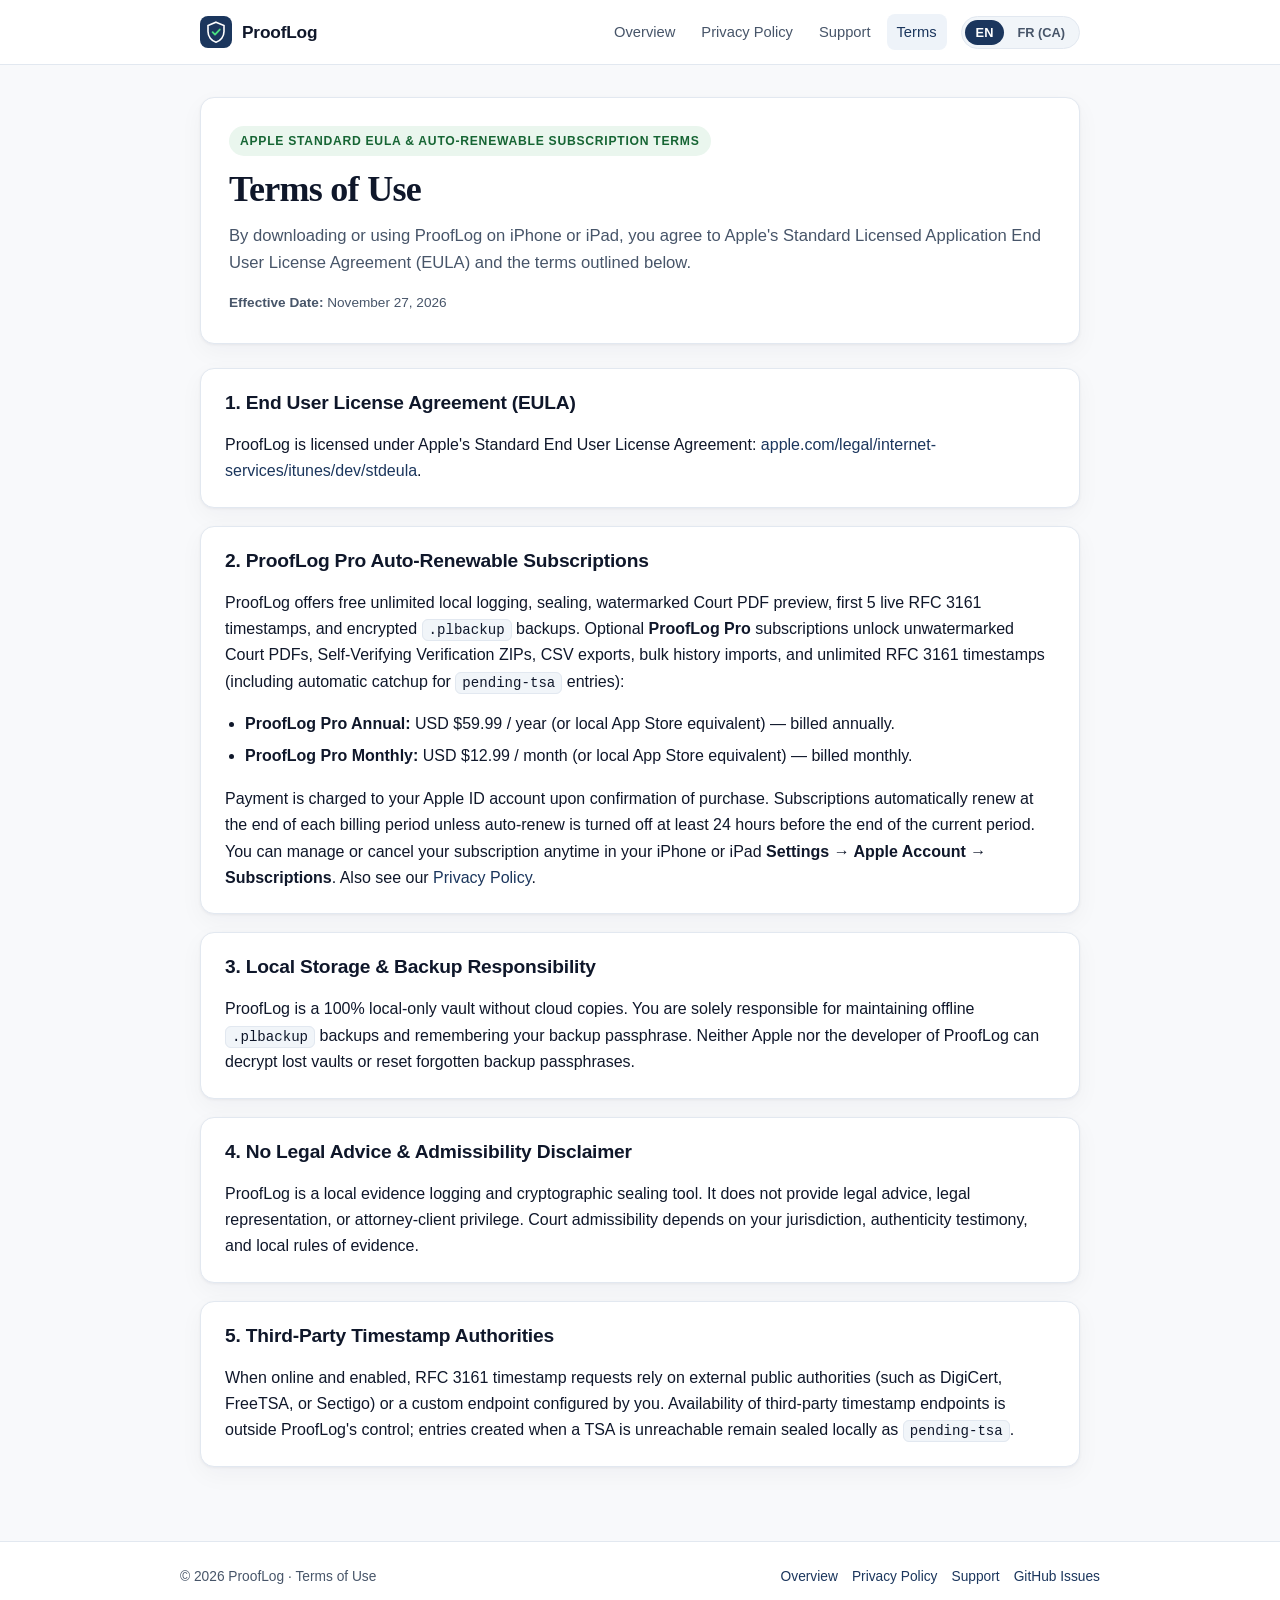
<file: terms.html>
<!DOCTYPE html>
<html lang="en">
<head>
  <meta charset="utf-8">
  <meta name="viewport" content="width=device-width, initial-scale=1">
  <title>Terms of Use &amp; Subscriptions — ProofLog</title>
  <meta name="description" content="ProofLog Terms of Use, Apple Standard EULA reference, and auto-renewable ProofLog Pro subscription disclosures.">
  <link rel="stylesheet" href="./styles.css">
  <script>
    (function () {
      var params = new URLSearchParams(window.location.search);
      var q = params.get("lang");
      var saved = null;
      try { saved = localStorage.getItem("prooflog_doc_lang"); } catch (e) {}
      var mode = (q === "fr" || q === "en") ? q : (saved === "fr" ? "fr" : "en");
      document.documentElement.setAttribute("data-lang-mode", mode);
      document.documentElement.lang = (mode === "fr") ? "fr-CA" : "en";
    })();
  </script>
</head>
<body>
  <header class="site-header">
    <div class="header-inner">
      <a class="brand" href="./index.html">
        <svg class="brand-mark" viewBox="0 0 36 36" fill="none" aria-hidden="true">
          <rect width="36" height="36" rx="9" fill="#1B365D"/>
          <path d="M18 7L27 10.6V17.4C27 23.1 23.2 27.9 18 29.5C12.8 27.9 9 23.1 9 17.4V10.6L18 7Z" stroke="#FFFFFF" stroke-width="1.8"/>
          <path d="M14.2 18.2L16.9 20.9L22.2 15.2" stroke="#4ADE80" stroke-width="2.1" stroke-linecap="round" stroke-linejoin="round"/>
        </svg>
        <span>ProofLog</span>
      </a>

      <div class="header-right">
        <nav class="nav-links" aria-label="Primary">
          <a href="./index.html">
            <span data-lang="en">Overview</span>
            <span data-lang="fr">Aperçu</span>
          </a>
          <a href="./privacy.html">
            <span data-lang="en">Privacy Policy</span>
            <span data-lang="fr">Confidentialité</span>
          </a>
          <a href="./support.html">
            <span data-lang="en">Support</span>
            <span data-lang="fr">Assistance</span>
          </a>
          <a href="./terms.html" aria-current="page">
            <span data-lang="en">Terms</span>
            <span data-lang="fr">Conditions</span>
          </a>
        </nav>

        <div class="lang-toggle" role="group" aria-label="Language">
          <button type="button" class="lang-btn" id="btn-lang-en" onclick="setLang('en')">EN</button>
          <button type="button" class="lang-btn" id="btn-lang-fr" onclick="setLang('fr')">FR (CA)</button>
        </div>
      </div>
    </div>
  </header>

  <main class="page-main">
    <section class="hero-card">
      <div class="eyebrow">
        <span data-lang="en">Apple Standard EULA &amp; Auto-Renewable Subscription Terms</span>
        <span data-lang="fr">CLUF standard d'Apple et conditions d'abonnement</span>
      </div>
      <h1 data-lang="en">Terms of Use</h1>
      <h1 data-lang="fr">Conditions d'utilisation</h1>
      <p class="lead" data-lang="en">
        By downloading or using ProofLog on iPhone or iPad, you agree to Apple's Standard Licensed Application End User License Agreement (EULA) and the terms outlined below.
      </p>
      <p class="lead" data-lang="fr">
        En téléchargeant ou en utilisant ProofLog sur iPhone ou iPad, vous acceptez le Contrat de licence d'utilisateur final standard d'Apple (CLUF) ainsi que les conditions ci-dessous.
      </p>
      <div class="meta-row">
        <span data-lang="en"><strong>Effective Date:</strong> November 27, 2026</span>
        <span data-lang="fr"><strong>Date d'entrée en vigueur :</strong> 27 novembre 2026</span>
      </div>
    </section>

    <!-- ENGLISH TERMS -->
    <div data-lang="en">
      <section class="doc-section">
        <h2>1. End User License Agreement (EULA)</h2>
        <p>ProofLog is licensed under Apple's Standard End User License Agreement: <a href="https://www.apple.com/legal/internet-services/itunes/dev/stdeula/" target="_blank" rel="noopener">apple.com/legal/internet-services/itunes/dev/stdeula</a>.</p>
      </section>

      <section class="doc-section">
        <h2>2. ProofLog Pro Auto-Renewable Subscriptions</h2>
        <p>ProofLog offers free unlimited local logging, sealing, watermarked Court PDF preview, first 5 live RFC 3161 timestamps, and encrypted <code>.plbackup</code> backups. Optional <strong>ProofLog Pro</strong> subscriptions unlock unwatermarked Court PDFs, Self-Verifying Verification ZIPs, CSV exports, bulk history imports, and unlimited RFC 3161 timestamps (including automatic catchup for <code>pending-tsa</code> entries):</p>
        <ul>
          <li><strong>ProofLog Pro Annual:</strong> USD $59.99 / year (or local App Store equivalent) — billed annually.</li>
          <li><strong>ProofLog Pro Monthly:</strong> USD $12.99 / month (or local App Store equivalent) — billed monthly.</li>
        </ul>
        <p>Payment is charged to your Apple ID account upon confirmation of purchase. Subscriptions automatically renew at the end of each billing period unless auto-renew is turned off at least 24 hours before the end of the current period. You can manage or cancel your subscription anytime in your iPhone or iPad <strong>Settings &rarr; Apple Account &rarr; Subscriptions</strong>. Also see our <a href="./privacy.html">Privacy Policy</a>.</p>
      </section>

      <section class="doc-section">
        <h2>3. Local Storage &amp; Backup Responsibility</h2>
        <p>ProofLog is a 100% local-only vault without cloud copies. You are solely responsible for maintaining offline <code>.plbackup</code> backups and remembering your backup passphrase. Neither Apple nor the developer of ProofLog can decrypt lost vaults or reset forgotten backup passphrases.</p>
      </section>

      <section class="doc-section">
        <h2>4. No Legal Advice &amp; Admissibility Disclaimer</h2>
        <p>ProofLog is a local evidence logging and cryptographic sealing tool. It does not provide legal advice, legal representation, or attorney-client privilege. Court admissibility depends on your jurisdiction, authenticity testimony, and local rules of evidence.</p>
      </section>

      <section class="doc-section">
        <h2>5. Third-Party Timestamp Authorities</h2>
        <p>When online and enabled, RFC 3161 timestamp requests rely on external public authorities (such as DigiCert, FreeTSA, or Sectigo) or a custom endpoint configured by you. Availability of third-party timestamp endpoints is outside ProofLog's control; entries created when a TSA is unreachable remain sealed locally as <code>pending-tsa</code>.</p>
      </section>
    </div>

    <!-- FRENCH (CANADA) TERMS -->
    <div data-lang="fr">
      <section class="doc-section">
        <h2>1. Contrat de licence d'utilisateur final (CLUF)</h2>
        <p>ProofLog est concédé sous licence selon le Contrat de licence d'utilisateur final standard d'Apple : <a href="https://www.apple.com/legal/internet-services/itunes/dev/stdeula/" target="_blank" rel="noopener">apple.com/legal/internet-services/itunes/dev/stdeula</a>.</p>
      </section>

      <section class="doc-section">
        <h2>2. Abonnements auto-renouvelables ProofLog Pro</h2>
        <p>ProofLog offre gratuitement la consignation et le scellement locaux illimités, les 5 premiers horodatages RFC 3161 en direct, l'aperçu PDF de cour avec filigrane et les sauvegardes chiffrées <code>.plbackup</code>. Les abonnements optionnels <strong>ProofLog Pro</strong> débloquent les PDF de cour sans filigrane, les archives ZIP auto-vérifiables, l'export CSV, l'importation en lot et les horodatages RFC 3161 illimités :</p>
        <ul>
          <li><strong>ProofLog Pro Annuel :</strong> 59,99 $ US / an (ou l'équivalent affiché dans votre App Store local), facturé annuellement.</li>
          <li><strong>ProofLog Pro Mensuel :</strong> 12,99 $ US / mois (ou l'équivalent affiché dans votre App Store local), facturé mensuellement.</li>
        </ul>
        <p>Le paiement est débité de votre compte Apple lors de la confirmation d'achat. L'abonnement se renouvelle automatiquement à la fin de chaque période, sauf annulation au moins 24 heures avant l'échéance dans <strong>Réglages &rarr; Compte Apple &rarr; Abonnements</strong>. Consultez également notre <a href="./privacy.html">Politique de confidentialité</a>.</p>
      </section>

      <section class="doc-section">
        <h2>3. Sauvegardes locales et responsabilité</h2>
        <p>ProofLog fonctionne exclusivement en local sans copie infonuagique. Vous êtes responsable de conserver vos fichiers de sauvegarde chiffrés <code>.plbackup</code> et votre phrase secrète. Ni Apple ni le développeur ne peuvent réinitialiser une phrase secrète oubliée ou déchiffrer un coffre sans sa clé.</p>
      </section>

      <section class="doc-section">
        <h2>4. Exclusion de conseils juridiques</h2>
        <p>ProofLog est un outil local de journalisation et de scellement cryptographique de preuves. Il ne fournit pas de conseils juridiques. La recevabilité devant un tribunal dépend de votre juridiction et des règles de preuve applicables.</p>
      </section>
    </div>
  </main>

  <footer class="site-footer">
    <div class="footer-inner">
      <span>
        <span data-lang="en">&copy; 2026 ProofLog · Terms of Use</span>
        <span data-lang="fr">&copy; 2026 ProofLog · Conditions d'utilisation</span>
      </span>
      <div class="footer-links">
        <a href="./index.html">
          <span data-lang="en">Overview</span>
          <span data-lang="fr">Aperçu</span>
        </a>
        <a href="./privacy.html">
          <span data-lang="en">Privacy Policy</span>
          <span data-lang="fr">Confidentialité</span>
        </a>
        <a href="./support.html">
          <span data-lang="en">Support</span>
          <span data-lang="fr">Assistance</span>
        </a>
        <a href="https://github.com/zoomzou/prooflog/issues" target="_blank" rel="noopener">GitHub Issues</a>
      </div>
    </div>
  </footer>

  <script>
    function syncButtons(mode) {
      document.getElementById("btn-lang-en").classList.toggle("active", mode === "en");
      document.getElementById("btn-lang-fr").classList.toggle("active", mode === "fr");
    }
    function setLang(mode) {
      document.documentElement.setAttribute("data-lang-mode", mode);
      document.documentElement.lang = (mode === "fr") ? "fr-CA" : "en";
      try { localStorage.setItem("prooflog_doc_lang", mode); } catch (e) {}
      syncButtons(mode);
    }
    syncButtons(document.documentElement.getAttribute("data-lang-mode") || "en");
  </script>
</body>
</html>
</file>
<file: styles.css>
:root {
  --navy: #1B365D;
  --navy-dark: #102442;
  --navy-tint: #EEF3F9;
  --seal-green: #166534;
  --seal-green-tint: #EAF6EE;
  --canvas: #F8F9FB;
  --surface: #FFFFFF;
  --surface-alt: #F1F5F9;
  --text: #0F172A;
  --text-muted: #475569;
  --hairline: #E2E8F0;
  --amber: #B45309;
  --amber-tint: #FEF3C7;
  --shadow: 0 1px 3px rgba(15, 23, 42, 0.05), 0 8px 24px rgba(15, 23, 42, 0.04);
  --radius: 14px;
  --max-width: 920px;
}

@media (prefers-color-scheme: dark) {
  :root {
    --navy: #60A5FA;
    --navy-dark: #93C5FD;
    --navy-tint: rgba(59, 130, 246, 0.14);
    --seal-green: #4ADE80;
    --seal-green-tint: rgba(74, 222, 128, 0.12);
    --canvas: #0B1120;
    --surface: #111827;
    --surface-alt: #1E293B;
    --text: #F1F5F9;
    --text-muted: #94A3B8;
    --hairline: #1F2937;
    --amber: #FBBF24;
    --amber-tint: rgba(251, 191, 36, 0.12);
    --shadow: 0 1px 3px rgba(0, 0, 0, 0.4), 0 10px 28px rgba(0, 0, 0, 0.3);
  }
}

html:not([data-lang-mode="fr"]) [data-lang="fr"] {
  display: none !important;
}

html[data-lang-mode="fr"] [data-lang="en"] {
  display: none !important;
}

*,
*::before,
*::after {
  box-sizing: border-box;
}

html {
  -webkit-text-size-adjust: 100%;
  scroll-behavior: smooth;
}

body {
  margin: 0;
  font-family: -apple-system, BlinkMacSystemFont, "SF Pro Text", "Segoe UI", Roboto, Helvetica, Arial, sans-serif;
  font-size: 16px;
  line-height: 1.65;
  color: var(--text);
  background: var(--canvas);
}

a {
  color: var(--navy);
  text-decoration: none;
}

a:hover {
  text-decoration: underline;
}

code {
  font-family: ui-monospace, SFMono-Regular, Menlo, Monaco, Consolas, monospace;
  font-size: 0.88em;
  background: var(--surface-alt);
  padding: 2px 6px;
  border-radius: 6px;
  border: 1px solid var(--hairline);
}

.container {
  max-width: var(--max-width);
  margin: 0 auto;
  padding: 0 20px;
}

/* Header & Navigation */
.site-header {
  position: sticky;
  top: 0;
  z-index: 20;
  background: var(--surface);
  border-bottom: 1px solid var(--hairline);
}

.header-inner {
  display: flex;
  flex-wrap: wrap;
  align-items: center;
  justify-content: space-between;
  gap: 14px;
  padding: 14px 20px;
  max-width: var(--max-width);
  margin: 0 auto;
}

.brand {
  display: inline-flex;
  align-items: center;
  gap: 10px;
  font-weight: 700;
  font-size: 1.08rem;
  color: var(--text);
  letter-spacing: -0.01em;
}

.brand:hover {
  text-decoration: none;
}

.brand-mark {
  width: 32px;
  height: 32px;
  flex-shrink: 0;
}

.header-right {
  display: flex;
  flex-wrap: wrap;
  align-items: center;
  gap: 14px;
}

.nav-links {
  display: flex;
  flex-wrap: wrap;
  align-items: center;
  gap: 6px;
}

.nav-links a {
  color: var(--text-muted);
  font-size: 0.92rem;
  font-weight: 500;
  padding: 6px 10px;
  border-radius: 8px;
}

.nav-links a:hover,
.nav-links a[aria-current="page"] {
  color: var(--navy);
  background: var(--navy-tint);
  text-decoration: none;
}

.lang-toggle {
  display: inline-flex;
  padding: 3px;
  border-radius: 999px;
  background: var(--surface-alt);
  border: 1px solid var(--hairline);
  gap: 2px;
}

.lang-btn {
  appearance: none;
  border: 0;
  background: transparent;
  color: var(--text-muted);
  font-size: 0.8rem;
  font-weight: 600;
  padding: 5px 11px;
  border-radius: 999px;
  cursor: pointer;
}

.lang-btn.active {
  background: var(--navy);
  color: #FFFFFF;
}

@media (prefers-color-scheme: dark) {
  .lang-btn.active {
    color: #0B1120;
  }
}

/* Main Content */
main.page-main {
  padding: 32px 20px 56px;
  max-width: var(--max-width);
  margin: 0 auto;
}

.hero-card {
  background: var(--surface);
  border: 1px solid var(--hairline);
  border-radius: var(--radius);
  padding: 28px;
  box-shadow: var(--shadow);
  margin-bottom: 24px;
}

.eyebrow {
  display: inline-flex;
  align-items: center;
  gap: 7px;
  font-size: 0.76rem;
  font-weight: 700;
  letter-spacing: 0.06em;
  text-transform: uppercase;
  color: var(--seal-green);
  background: var(--seal-green-tint);
  padding: 5px 11px;
  border-radius: 999px;
  margin-bottom: 12px;
}

h1 {
  margin: 0 0 10px;
  font-family: Georgia, "New York", "Times New Roman", serif;
  font-size: clamp(1.65rem, 3vw, 2.25rem);
  line-height: 1.2;
  letter-spacing: -0.02em;
  color: var(--text);
}

h2 {
  margin: 0 0 12px;
  font-size: 1.2rem;
  line-height: 1.3;
  letter-spacing: -0.01em;
  color: var(--text);
}

h3 {
  margin: 18px 0 6px;
  font-size: 1rem;
  color: var(--text);
}

.lead {
  margin: 0;
  font-size: 1.04rem;
  color: var(--text-muted);
}

.meta-row {
  display: flex;
  flex-wrap: wrap;
  gap: 10px 18px;
  margin-top: 16px;
  font-size: 0.85rem;
  color: var(--text-muted);
}

.cta-row {
  display: flex;
  flex-wrap: wrap;
  gap: 10px;
  margin-top: 20px;
}

.btn-primary,
.btn-secondary {
  display: inline-flex;
  align-items: center;
  justify-content: center;
  gap: 8px;
  font-size: 0.92rem;
  font-weight: 600;
  padding: 10px 16px;
  border-radius: 10px;
  text-decoration: none;
}

.btn-primary {
  background: var(--navy);
  color: #FFFFFF;
}

@media (prefers-color-scheme: dark) {
  .btn-primary {
    color: #0B1120;
  }
}

.btn-primary:hover {
  opacity: 0.92;
  text-decoration: none;
}

.btn-secondary {
  background: var(--surface-alt);
  color: var(--text);
  border: 1px solid var(--hairline);
}

.btn-secondary:hover {
  border-color: var(--navy);
  text-decoration: none;
}

/* Grids & Cards */
.card-grid {
  display: grid;
  grid-template-columns: repeat(auto-fit, minmax(250px, 1fr));
  gap: 16px;
  margin-bottom: 24px;
}

.card,
.doc-section {
  background: var(--surface);
  border: 1px solid var(--hairline);
  border-radius: var(--radius);
  padding: 22px 24px;
  box-shadow: var(--shadow);
}

.doc-section {
  margin-bottom: 18px;
}

.card p:last-child,
.doc-section p:last-child,
.doc-section ul:last-child,
.doc-section ol:last-child {
  margin-bottom: 0;
}

ul,
ol {
  padding-left: 20px;
  margin: 8px 0 14px;
}

li {
  margin-bottom: 6px;
}

.callout {
  border-radius: 12px;
  padding: 14px 16px;
  margin: 14px 0;
  font-size: 0.94rem;
}

.callout-green {
  background: var(--seal-green-tint);
  border: 1px solid rgba(22, 101, 52, 0.25);
}

.callout-amber {
  background: var(--amber-tint);
  border: 1px solid rgba(180, 83, 9, 0.28);
}

.callout-navy {
  background: var(--navy-tint);
  border: 1px solid rgba(27, 54, 93, 0.2);
}

/* Table */
.table-wrap {
  overflow-x: auto;
  margin: 12px 0;
}

table {
  width: 100%;
  border-collapse: collapse;
  font-size: 0.92rem;
}

th,
td {
  text-align: left;
  padding: 10px 12px;
  border-bottom: 1px solid var(--hairline);
  vertical-align: top;
}

th {
  font-weight: 600;
  color: var(--text);
  background: var(--surface-alt);
}

/* FAQ Accordion */
details.faq-item {
  border-top: 1px solid var(--hairline);
  padding: 14px 0;
}

details.faq-item:first-of-type {
  border-top: 0;
  padding-top: 4px;
}

details.faq-item summary {
  cursor: pointer;
  font-weight: 600;
  color: var(--text);
  list-style: none;
  display: flex;
  justify-content: space-between;
  align-items: center;
  gap: 12px;
}

details.faq-item summary::after {
  content: "+";
  font-weight: 700;
  color: var(--navy);
  font-size: 1.1rem;
  flex-shrink: 0;
}

details.faq-item[open] summary::after {
  content: "−";
}

details.faq-item .faq-body {
  margin-top: 10px;
  color: var(--text-muted);
  font-size: 0.95rem;
}

/* Footer */
.site-footer {
  border-top: 1px solid var(--hairline);
  background: var(--surface);
  padding: 24px 20px;
  font-size: 0.86rem;
  color: var(--text-muted);
}

.footer-inner {
  max-width: var(--max-width);
  margin: 0 auto;
  display: flex;
  flex-wrap: wrap;
  justify-content: space-between;
  gap: 12px 24px;
  align-items: center;
}

.footer-links {
  display: flex;
  flex-wrap: wrap;
  gap: 14px;
}

@media (max-width: 640px) {
  .hero-card,
  .card,
  .doc-section {
    padding: 18px;
  }

  .header-inner {
    padding: 12px 16px;
  }

  main.page-main {
    padding: 20px 16px 40px;
  }
}

@media print {
  .site-header,
  .lang-toggle,
  .cta-row {
    display: none;
  }

  body {
    background: #FFFFFF;
    color: #000000;
  }

  .hero-card,
  .card,
  .doc-section {
    box-shadow: none;
    border-color: #CBD5E1;
  }
}
</file>
